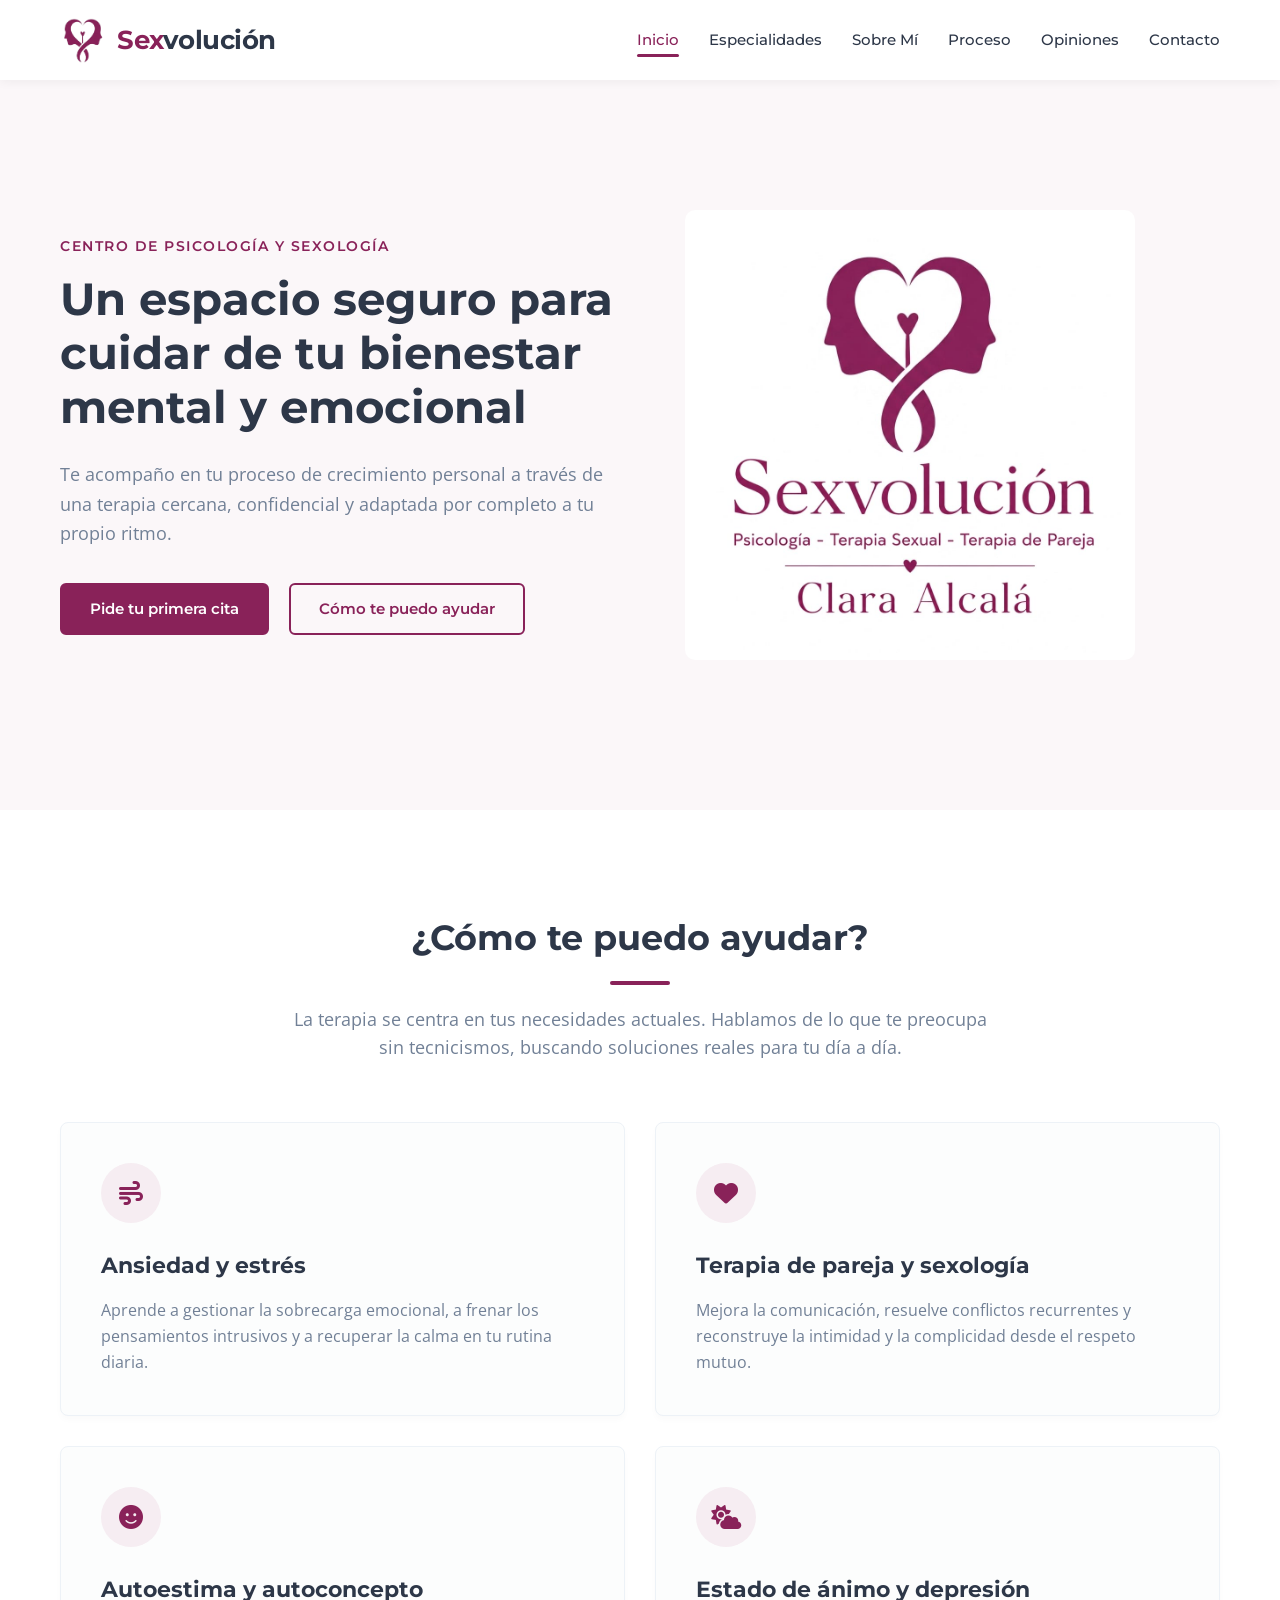
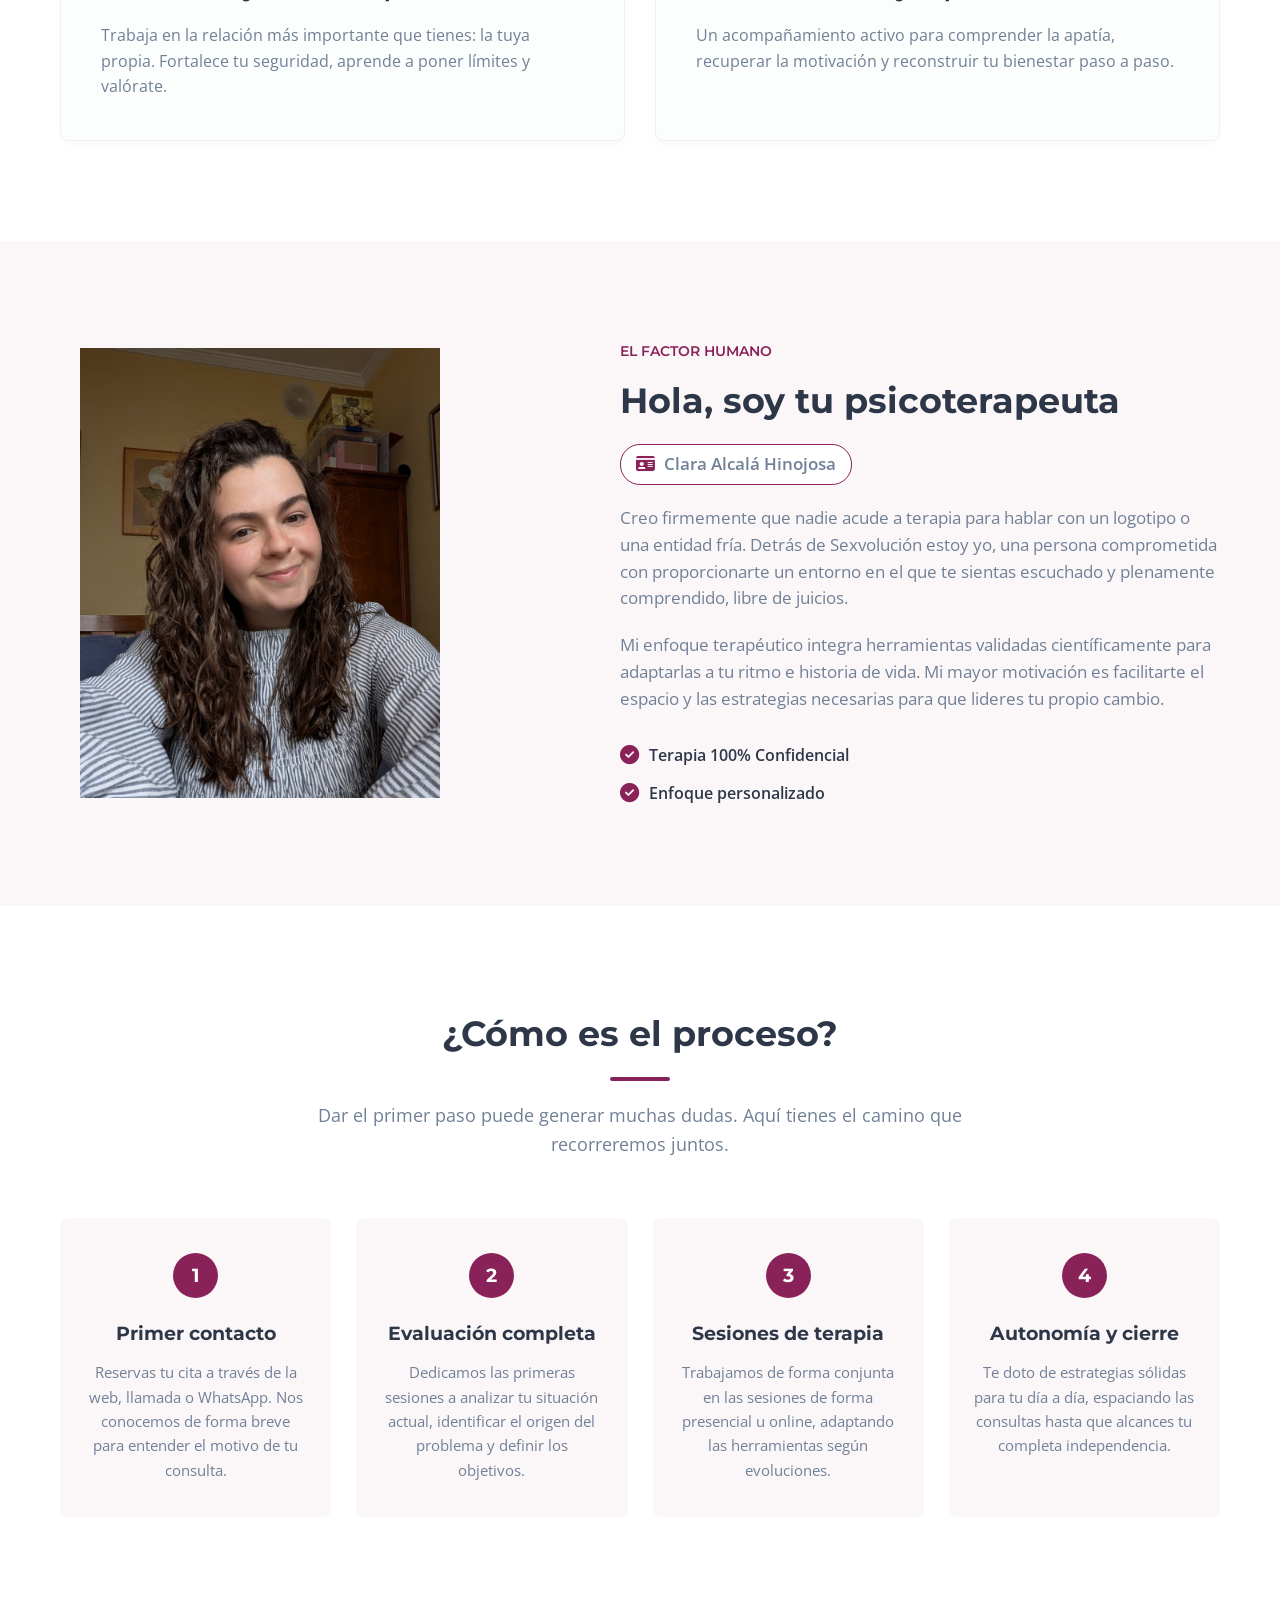
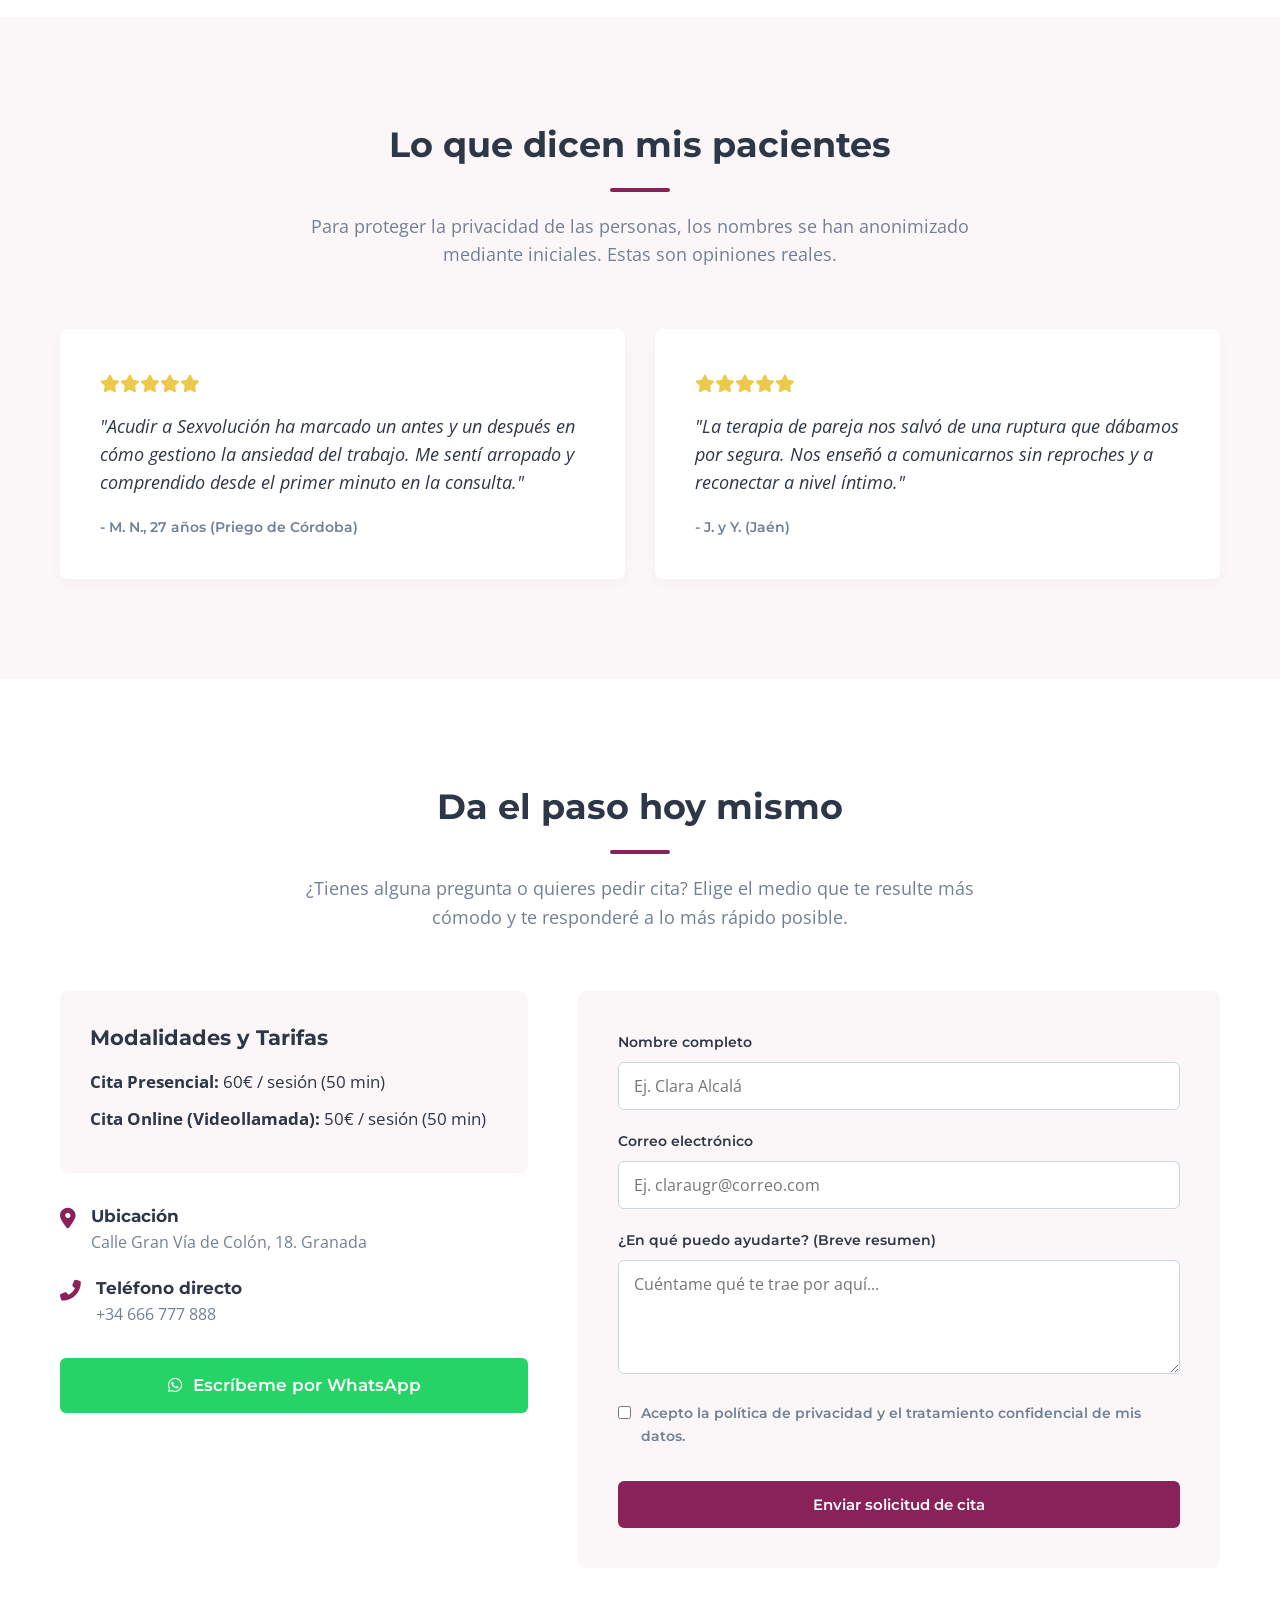
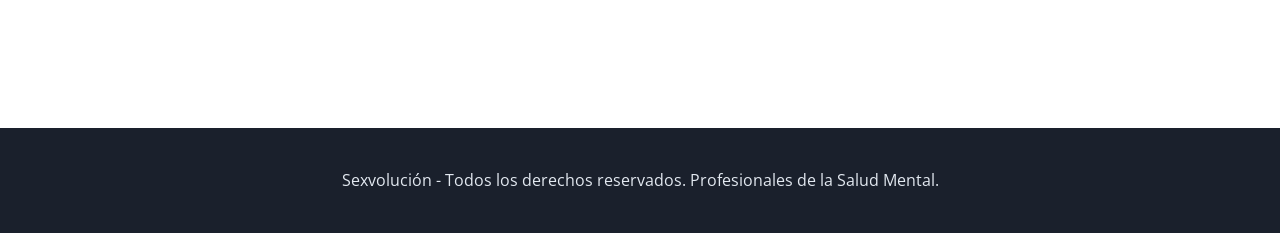
<file: Sexvolucion/index.html>
<!DOCTYPE html>
<html lang="es">
<head>
    <meta charset="UTF-8">
    <meta name="viewport" content="width=device-width, initial-scale=1.0">
    <title>Sexvolución | Psicologia, Terapia Sexual y Terapia de Pareja</title>
    <link rel="stylesheet" href="css/style.css">
    <link rel="stylesheet" href="https://cdnjs.cloudflare.com/ajax/libs/font-awesome/6.4.0/css/all.min.css">
    <link rel="preconnect" href="https://fonts.googleapis.com">
    <link rel="preconnect" href="https://fonts.gstatic.com" crossorigin>
    <link href="https://fonts.googleapis.com/css2?family=Montserrat:wght@400;500;600;700&family=Open+Sans:wght@400;600&display=swap" rel="stylesheet">
</head>
<body>

    <!-- menu principal navegacion -->

    <header class="barra-navegacion">
        <div class="bloque barra-contenedor">
            <div class="logo-contenedor">
                <img src="image/logo.png" alt="Logo Sexvolución" class="logo-img">
                <div class="logo-texto"><span class="logo-color">Sex</span>volución</div>
            </div>
            <nav class="menu-enlaces" id="menuNavegacion">
                <a href="#inicio" class="enlace-menu activo">Inicio</a>
                <a href="#servicios" class="enlace-menu">Especialidades</a>
                <a href="#sobre-mi" class="enlace-menu">Sobre Mí</a>
                <a href="#metodologia" class="enlace-menu">Proceso</a>
                <a href="#testimonios" class="enlace-menu">Opiniones</a>
                <a href="#contacto" class="enlace-menu">Contacto</a>
            </nav>
            <button class="boton-menu" id="abrirMenu" aria-label="Abrir menú">
                <i class="fas fa-bars"></i>
            </button>
        </div>
    </header>

    <!-- inicio -->
    <section id="inicio" class="seccion-inicio">
        <div class="bloque inicio-contenedor">
            <div class="inicio-texto">
                <span class="inicio-subtitulo">Centro de Psicología y Sexología</span>
                <h1 class="inicio-titulo">Un espacio seguro para cuidar de tu bienestar mental y emocional</h1>
                <p class="inicio-descripcion">Te acompaño en tu proceso de crecimiento personal a través de una terapia cercana, confidencial y adaptada por completo a tu propio ritmo.</p>
                <div class="inicio-botones">
                    <a href="#contacto" class="btn btn-principal">Pide tu primera cita</a>
                    <a href="#servicios" class="btn btn-secundario">Cómo te puedo ayudar</a>
                </div>
            </div>
            <div class="inicio-imagen-bloque">
                <div class="inicio-imagen-marco">
                    <img src="image/logoCompleto.jpeg" alt="" width="100%">
                </div>
            </div>
        </div>
    </section>

    <!-- servicios -->
    <section id="servicios" class="seccion-servicios">
        <div class="bloque">
            <div class="cabecera-seccion">
                <h2>¿Cómo te puedo ayudar?</h2>
                <div class="linea-separadora"></div>
                <p>La terapia se centra en tus necesidades actuales. Hablamos de lo que te preocupa sin tecnicismos, buscando soluciones reales para tu día a día.</p>
            </div>
            
            <div class="servicios-cuadrícula">
                <div class="tarjeta-servicio">
                    <div class="icono-servicio">
                        <i class="fas fa-wind"></i>
                    </div>
                    <h3>Ansiedad y estrés</h3>
                    <p>Aprende a gestionar la sobrecarga emocional, a frenar los pensamientos intrusivos y a recuperar la calma en tu rutina diaria.</p>
                </div>
                <div class="tarjeta-servicio">
                    <div class="icono-servicio">
                        <i class="fas fa-heart"></i>
                    </div>
                    <h3>Terapia de pareja y sexología</h3>
                    <p>Mejora la comunicación, resuelve conflictos recurrentes y reconstruye la intimidad y la complicidad desde el respeto mutuo.</p>
                </div>
                <div class="tarjeta-servicio">
                    <div class="icono-servicio">
                        <i class="fas fa-smile"></i>
                    </div>
                    <h3>Autoestima y autoconcepto</h3>
                    <p>Trabaja en la relación más importante que tienes: la tuya propia. Fortalece tu seguridad, aprende a poner límites y valórate.</p>
                </div>
                <div class="tarjeta-servicio">
                    <div class="icono-servicio">
                        <i class="fas fa-cloud-sun"></i>
                    </div>
                    <h3>Estado de ánimo y depresión</h3>
                    <p>Un acompañamiento activo para comprender la apatía, recuperar la motivación y reconstruir tu bienestar paso a paso.</p>
                </div>
            </div>
        </div>
    </section>

    <!-- sobre mi -->
    <section id="sobre-mi" class="seccion-sobre-mi">
        <div class="bloque sobre-mi-contenedor">
            <div class="sobre-mi-imagen-bloque">
                <div class="sobre-mi-imagen-marco">
                    <img src="image/Clara.jpeg" alt="" width="100%">
                </div>
            </div>
            <div class="sobre-mi-texto">
                <span class="sobre-mi-subtitulo">El factor humano</span>
                <h2>Hola, soy tu psicoterapeuta</h2>
                <p class="tarjeta-colegiado"><i class="fas fa-id-card"></i> Clara Alcalá Hinojosa</p>
                <p>Creo firmemente que nadie acude a terapia para hablar con un logotipo o una entidad fría. Detrás de Sexvolución estoy yo, una persona comprometida con proporcionarte un entorno en el que te sientas escuchado y plenamente comprendido, libre de juicios.</p>
                <p>Mi enfoque terapéutico integra herramientas validadas científicamente para adaptarlas a tu ritmo e historia de vida. Mi mayor motivación es facilitarte el espacio y las estrategias necesarias para que lideres tu propio cambio.</p>
                <div class="sobre-mi-puntos">
                    <div class="sobre-mi-punto-item">
                        <i class="fas fa-check-circle"></i> <span>Terapia 100% Confidencial</span>
                    </div>
                    <div class="sobre-mi-punto-item">
                        <i class="fas fa-check-circle"></i> <span>Enfoque personalizado</span>
                    </div>
                </div>
            </div>
        </div>
    </section>


    <!-- proceso -->
    <section id="metodologia" class="seccion-proceso">
        <div class="bloque">
            <div class="cabecera-seccion">
                <h2>¿Cómo es el proceso?</h2>
                <div class="linea-separadora"></div>
                <p>Dar el primer paso puede generar muchas dudas. Aquí tienes el camino que recorreremos juntos.</p>
            </div>

            <div class="proceso-pasos">
                <div class="tarjeta-paso">
                    <div class="numero-paso">1</div>
                    <h3>Primer contacto</h3>
                    <p>Reservas tu cita a través de la web, llamada o WhatsApp. Nos conocemos de forma breve para entender el motivo de tu consulta.</p>
                </div>
                <div class="tarjeta-paso">
                    <div class="numero-paso">2</div>
                    <h3>Evaluación completa</h3>
                    <p>Dedicamos las primeras sesiones a analizar tu situación actual, identificar el origen del problema y definir los objetivos.</p>
                </div>
                <div class="tarjeta-paso">
                    <div class="numero-paso">3</div>
                    <h3>Sesiones de terapia</h3>
                    <p>Trabajamos de forma conjunta en las sesiones de forma presencial u online, adaptando las herramientas según evoluciones.</p>
                </div>
                <div class="tarjeta-paso">
                    <div class="numero-paso">4</div>
                    <h3>Autonomía y cierre</h3>
                    <p>Te doto de estrategias sólidas para tu día a día, espaciando las consultas hasta que alcances tu completa independencia.</p>
                </div>
            </div>
        </div>
    </section>


    <!-- opiniones -->
    <section id="testimonios" class="seccion-testimonios">
        <div class="bloque">
            <div class="cabecera-seccion">
                <h2>Lo que dicen mis pacientes</h2>
                <div class="linea-separadora"></div>
                <p>Para proteger la privacidad de las personas, los nombres se han anonimizado mediante iniciales. Estas son opiniones reales.</p>
            </div>

            <div class="testimonios-bloque">
                <div class="tarjeta-testimonio">
                    <div class="estrellas">
                        <i class="fas fa-star"></i><i class="fas fa-star"></i><i class="fas fa-star"></i><i class="fas fa-star"></i><i class="fas fa-star"></i>
                    </div>
                    <p class="texto-testimonio">"Acudir a Sexvolución ha marcado un antes y un después en cómo gestiono la ansiedad del trabajo. Me sentí arropado y comprendido desde el primer minuto en la consulta."</p>
                    <span class="autor-testimonio">- M. N., 27 años (Priego de Córdoba)</span>
                </div>

                <div class="tarjeta-testimonio">
                    <div class="estrellas">
                        <i class="fas fa-star"></i><i class="fas fa-star"></i><i class="fas fa-star"></i><i class="fas fa-star"></i><i class="fas fa-star"></i>
                    </div>
                    <p class="texto-testimonio">"La terapia de pareja nos salvó de una ruptura que dábamos por segura. Nos enseñó a comunicarnos sin reproches y a reconectar a nivel íntimo."</p>
                    <span class="autor-testimonio">- J. y Y. (Jaén)</span>
                </div>
            </div>
        </div>
    </section>


    <!-- contacto -->
    <section id="contacto" class="seccion-contacto">
        <div class="bloque">
            <div class="cabecera-seccion">
                <h2>Da el paso hoy mismo</h2>
                <div class="linea-separadora"></div>
                <p>¿Tienes alguna pregunta o quieres pedir cita? Elige el medio que te resulte más cómodo y te responderé a lo más rápido posible.</p>
            </div>

            <div class="contacto-cuadrícula">
                <div class="contacto-info">
                    <div class="bloque-tarifas">

                        <!-- dineros -->
                        <h3>Modalidades y Tarifas</h3>
                        <p class="texto-precio"><strong>Cita Presencial:</strong> 60€ / sesión (50 min)</p>
                        <p class="texto-precio"><strong>Cita Online (Videollamada):</strong> 50€ / sesión (50 min)</p>
                    </div>

                    <div class="contacto-canales">
                        <div class="canal-item">
                            <i class="fas fa-map-marker-alt"></i>
                            <div>

                                <!-- la ubi y telefono -->
                                <h4>Ubicación</h4>
                                <p>Calle Gran Vía de Colón, 18. Granada</p>
                            </div>
                        </div>
                        <div class="canal-item">
                            <i class="fas fa-phone-alt"></i>
                            <div>
                                <h4>Teléfono directo</h4>
                                <p>+34 666 777 888</p>
                            </div>
                        </div>
                    </div>

                    <!-- el wasap -->
                    <a href="" class="btn-whatsapp-enlace" target="_blank">
                        <i class="fab fa-whatsapp"></i> Escríbeme por WhatsApp
                    </a>
                </div>


                    <!-- formulario -->
                <div class="formulario-contenedor">
                    <form id="formularioContacto" class="formulario-datos">
                        <div class="grupo-formulario">
                            <label for="nombre">Nombre completo</label>
                            <input type="text" id="nombre" required placeholder="Ej. Clara Alcalá">
                        </div>
                        <div class="grupo-formulario">
                            <label for="correo">Correo electrónico</label>
                            <input type="email" id="correo" required placeholder="Ej. claraugr@correo.com">
                        </div>
                        <div class="grupo-formulario">
                            <label for="mensaje">¿En qué puedo ayudarte? (Breve resumen)</label>
                            <textarea id="mensaje" rows="4" required placeholder="Cuéntame qué te trae por aquí..."></textarea>
                        </div>
                        <div class="privacidad-formulario">
                            <input type="checkbox" id="privacidad" required>
                            <label for="privacidad">Acepto la política de privacidad y el tratamiento confidencial de mis datos.</label>
                        </div>
                        <button type="submit" class="btn btn-principal btn-total">Enviar solicitud de cita</button>
                    </form>
                </div>
            </div>

        </div>
    </section>


    <!-- footer -->
    <footer class="pie-pagina">
        <div class="bloque pie-contenido">
            <p>Sexvolución - Todos los derechos reservados. Profesionales de la Salud Mental.</p>
        </div>
    </footer>

    <script src="js/javascript.js"></script>
</body>
</html>
</file>
<file: Sexvolucion/css/style.css>
* {
    box-sizing: border-box;
    margin: 0;
    padding: 0;
}

:root {
    /* colores */
    --color-primary: #892259;
    --color-primary-dark: #661640;
    --color-primary-light: #f6edf2;
    --color-text-dark: #2d3748;
    --color-text-light: #718096;
    --color-bg-light: #fcfdfd;
    --color-bg-alt: #fbf7f9;
    --color-white: #ffffff;
    --font-headers: 'Montserrat', sans-serif;
    --font-body: 'Open Sans', sans-serif;
    --transition-smooth: all 0.3s ease;
}

html {
    scroll-behavior: smooth;
    font-size: 16px;
}

body {
    font-family: var(--font-body);
    color: var(--color-text-dark);
    background-color: var(--color-bg-light);
    line-height: 1.6;
}

.bloque {
    width: 100%;
    max-width: 1200px;
    margin: 0 auto;
    padding: 0 20px;
}

/* botones */
.btn {
    display: inline-block;
    padding: 12px 28px;
    font-family: var(--font-headers);
    font-weight: 600;
    font-size: 0.95rem;
    border-radius: 6px;
    text-decoration: none;
    cursor: pointer;
    transition: var(--transition-smooth);
    text-align: center;
}

.btn-principal {
    background-color: var(--color-primary);
    color: var(--color-white);
    border: 2px solid var(--color-primary);
}

.btn-principal:hover {
    background-color: var(--color-primary-dark);
    border-color: var(--color-primary-dark);
}

.btn-secundario {
    background-color: transparent;
    color: var(--color-primary);
    border: 2px solid var(--color-primary);
}

.btn-secundario:hover {
    background-color: var(--color-primary-light);
}

.btn-total {
    display: block;
    width: 100%;
}


/* menu principal */
.barra-navegacion {
    position: fixed;
    top: 0;
    left: 0;
    width: 100%;
    background-color: rgba(255, 255, 255, 0.95);
    box-shadow: 0 2px 10px rgba(0,0,0,0.05);
    z-index: 1000;
    transition: var(--transition-smooth);
}

.barra-contenedor {
    display: flex;
    justify-content: space-between;
    align-items: center;
    height: 80px;
}

.logo-contenedor {
    display: flex;
    align-items: center;
    gap: 12px; /* Espacio entre la imagen y el texto */
}

.logo-img {
    height: 45px; /* Altura ideal para que no descuadre la barra de 80px */
    width: auto;  /* Mantiene la proporción de tu PNG */
    object-fit: contain;
}

.logo-texto {
    font-family: var(--font-headers);
    font-weight: 700;
    font-size: 1.6rem;
    color: var(--color-text-dark);
    letter-spacing: -0.5px;
}

.logo-color {
    color: var(--color-primary);
}

.menu-enlaces {
    display: flex;
    gap: 30px;
}

.enlace-menu {
    font-family: var(--font-headers);
    font-weight: 500;
    font-size: 0.95rem;
    color: var(--color-text-dark);
    text-decoration: none;
    transition: var(--transition-smooth);
    position: relative;
    padding: 5px 0;
}

.enlace-menu:hover, .enlace-menu.activo {
    color: var(--color-primary);
}

.enlace-menu.activo::after {
    content: '';
    position: absolute;
    bottom: 0;
    left: 0;
    width: 100%;
    height: 3px;
    background-color: var(--color-primary);
    border-radius: 2px;
}

.boton-menu {
    display: none;
    background: none;
    border: none;
    font-size: 1.5rem;
    color: var(--color-text-dark);
    cursor: pointer;
}

/* secciones */
section {
    padding: 100px 0;
}

.cabecera-seccion {
    text-align: center;
    max-width: 700px;
    margin: 0 auto 60px auto;
}

.cabecera-seccion h2 {
    font-family: var(--font-headers);
    font-size: 2.2rem;
    color: var(--color-text-dark);
    margin-bottom: 15px;
}

.linea-separadora {
    width: 60px;
    height: 4px;
    background-color: var(--color-primary);
    margin: 0 auto 20px auto;
    border-radius: 2px;
}

.cabecera-seccion p {
    color: var(--color-text-light);
    font-size: 1.1rem;
}

/* inicio */
.seccion-inicio {
    padding-top: 160px;
    background-color: var(--color-bg-alt);
    min-height: 90vh;
    display: flex;
    align-items: center;
}

.inicio-contenedor {
    display: flex;
    align-items: center;
    gap: 50px;
}

.inicio-texto {
    flex: 1;
}

.inicio-subtitulo {
    display: block;
    font-family: var(--font-headers);
    color: var(--color-primary);
    font-weight: 600;
    text-transform: uppercase;
    letter-spacing: 1.5px;
    margin-bottom: 15px;
    font-size: 0.9rem;
}

.inicio-titulo {
    font-family: var(--font-headers);
    font-size: 2.8rem;
    line-height: 1.2;
    margin-bottom: 25px;
}

.inicio-descripcion {
    font-size: 1.15rem;
    color: var(--color-text-light);
    margin-bottom: 35px;
}

.inicio-botones {
    display: flex;
    gap: 20px;
}

.inicio-imagen-bloque {
    flex: 1;
}

.inicio-imagen-marco {
    width: 490px;
    height: 450px;
    border-radius: 12px;
    display: flex;
    flex-direction: column;
    justify-content: center;
    align-items: center;
    color: var(--color-text-light);
    padding: 20px;
    text-align: center;
}

.inicio-imagen-marco img {
    border-radius: 10px;
    object-fit: cover;
}

/* especialidades */
.seccion-servicios {
    background-color: var(--color-white);
}

.servicios-cuadrícula {
    display: flex;
    flex-wrap: wrap;
    gap: 30px;
}

.tarjeta-servicio {
    flex: 1 1 calc(50% - 30px);
    background-color: var(--color-bg-light);
    padding: 40px;
    border-radius: 8px;
    border: 1px solid #edf2f7;
    box-shadow: 0 4px 6px rgba(0,0,0,0.02);
    transition: var(--transition-smooth);
}

.tarjeta-servicio:hover {
    transform: translateY(-5px);
    box-shadow: 0 10px 20px rgba(137, 34, 89, 0.08);
    border-color: var(--color-primary-light);
}

.icono-servicio {
    width: 60px;
    height: 60px;
    background-color: var(--color-primary-light);
    border-radius: 50%;
    display: flex;
    justify-content: center;
    align-items: center;
    margin-bottom: 25px;
}

.icono-servicio i {
    font-size: 1.5rem;
    color: var(--color-primary);
}

.tarjeta-servicio h3 {
    font-family: var(--font-headers);
    font-size: 1.4rem;
    margin-bottom: 15px;
}

.tarjeta-servicio p {
    color: var(--color-text-light);
}

/* sobre mi */
.seccion-sobre-mi {
    background-color: var(--color-bg-alt);
}

.sobre-mi-contenedor {
    display: flex;
    align-items: center;
    gap: 60px;
}

.sobre-mi-imagen-bloque {
    flex: 1;
}

.sobre-mi-imagen-marco {
    width: 400px;
    height: 400px;
    border-radius: 12px;
    display: flex;
    flex-direction: column;
    justify-content: center;
    align-items: center;
    color: var(--color-text-light);
    padding: 20px;
}

.sobre-mi-imagen-marco i {
    font-size: 4rem;
    color: var(--color-primary);
    margin-bottom: 15px;
}

.sobre-mi-texto {
    flex: 1.2;
}

.sobre-mi-subtitulo {
    display: block;
    font-family: var(--font-headers);
    color: var(--color-primary);
    font-weight: 600;
    margin-bottom: 10px;
    text-transform: uppercase;
    font-size: 0.85rem;
}

.sobre-mi-texto h2 {
    font-family: var(--font-headers);
    font-size: 2.2rem;
    margin-bottom: 15px;
}

.tarjeta-colegiado {
    display: inline-block;
    background-color: var(--color-white);
    color: var(--color-text-dark);
    padding: 6px 15px;
    border-radius: 20px;
    font-weight: 600;
    font-size: 0.9rem;
    border: 1px solid var(--color-primary);
    margin-bottom: 25px;
}

.tarjeta-colegiado i {
    color: var(--color-primary);
    margin-right: 5px;
}

.sobre-mi-texto p {
    color: var(--color-text-light);
    margin-bottom: 20px;
    font-size: 1.05rem;
}

.sobre-mi-puntos {
    margin-top: 30px;
    display: flex;
    flex-direction: column;
    gap: 12px;
}

.sobre-mi-punto-item {
    display: flex;
    align-items: center;
    gap: 10px;
    font-weight: 600;
}

.sobre-mi-punto-item i {
    color: var(--color-primary);
    font-size: 1.2rem;
}

/* proceso */
.seccion-proceso {
    background-color: var(--color-white);
}

.proceso-pasos {
    display: flex;
    gap: 25px;
}

.tarjeta-paso {
    flex: 1;
    background-color: var(--color-bg-alt);
    padding: 35px 25px;
    border-radius: 8px;
    text-align: center;
    position: relative;
}

.numero-paso {
    width: 45px;
    height: 45px;
    background-color: var(--color-primary);
    color: var(--color-white);
    font-family: var(--font-headers);
    font-weight: 700;
    font-size: 1.2rem;
    border-radius: 50%;
    display: flex;
    justify-content: center;
    align-items: center;
    margin: 0 auto 20px auto;
}

.tarjeta-paso h3 {
    font-family: var(--font-headers);
    font-size: 1.2rem;
    margin-bottom: 12px;
}

.tarjeta-paso p {
    color: var(--color-text-light);
    font-size: 0.95rem;
}

/* testimonios */
.seccion-testimonios {
    background-color: var(--color-bg-alt);
}

.testimonios-bloque {
    display: flex;
    gap: 30px;
}

.tarjeta-testimonio {
    flex: 1;
    background-color: var(--color-white);
    padding: 40px;
    border-radius: 8px;
    box-shadow: 0 4px 15px rgba(0,0,0,0.03);
}

.estrellas {
    color: #ecc94b;
    margin-bottom: 15px;
    font-size: 1.1rem;
}

.texto-testimonio {
    font-style: italic;
    font-size: 1.1rem;
    color: var(--color-text-dark);
    margin-bottom: 20px;
}

.autor-testimonio {
    display: block;
    font-family: var(--font-headers);
    font-weight: 600;
    color: var(--color-text-light);
    font-size: 0.9rem;
}

/* contacto y formulario */
.seccion-contacto {
    background-color: var(--color-white);
}

.contacto-cuadrícula {
    display: flex;
    gap: 50px;
    margin-bottom: 60px;
}

.contacto-info {
    flex: 1;
}

.bloque-tarifas {
    background-color: var(--color-bg-alt);
    padding: 30px;
    border-radius: 8px;
    margin-bottom: 30px;
}

.bloque-tarifas h3 {
    font-family: var(--font-headers);
    margin-bottom: 15px;
    font-size: 1.3rem;
}

.texto-precio {
    margin-bottom: 10px;
    font-size: 1.05rem;
}

.contacto-canales {
    display: flex;
    flex-direction: column;
    gap: 20px;
    margin-bottom: 30px;
}

.canal-item {
    display: flex;
    align-items: flex-start;
    gap: 15px;
}

.canal-item i {
    font-size: 1.3rem;
    color: var(--color-primary);
    margin-top: 5px;
}

.canal-item h4 {
    font-family: var(--font-headers);
    font-size: 1.05rem;
}

.canal-item p {
    color: var(--color-text-light);
}

.btn-whatsapp-enlace {
    display: flex;
    align-items: center;
    justify-content: center;
    gap: 10px;
    background-color: #25d366;
    color: var(--color-white);
    padding: 14px;
    border-radius: 6px;
    text-decoration: none;
    font-family: var(--font-headers);
    font-weight: 600;
    font-size: 1.05rem;
    transition: var(--transition-smooth);
}

.btn-whatsapp-enlace:hover {
    background-color: #128c7e;
}

.formulario-contenedor {
    flex: 1.2;
    background-color: var(--color-bg-alt);
    padding: 40px;
    border-radius: 8px;
}

.formulario-datos .grupo-formulario {
    margin-bottom: 20px;
}

.formulario-datos label {
    display: block;
    font-family: var(--font-headers);
    font-weight: 600;
    font-size: 0.9rem;
    margin-bottom: 8px;
}

.formulario-datos input[type="text"],
.formulario-datos input[type="email"],
.formulario-datos textarea {
    width: 100%;
    padding: 12px 15px;
    border: 1px solid #cbd5e1;
    border-radius: 6px;
    font-family: var(--font-body);
    font-size: 1rem;
    transition: var(--transition-smooth);
}

.formulario-datos input:focus,
.formulario-datos textarea:focus {
    outline: none;
    border-color: var(--color-primary);
    box-shadow: 0 0 0 3px rgba(137, 34, 89, 0.15);
}

.privacidad-formulario {
    display: flex;
    align-items: flex-start;
    gap: 10px;
    margin-bottom: 25px;
    font-size: 0.9rem;
    color: var(--color-text-light);
}

.privacidad-formulario input {
    margin-top: 4px;
}

/* FOOTER */
.pie-pagina {
    background-color: #1a202c;
    color: #e2e8f0;
    padding: 40px 0;
    text-align: center;
}

/* funcionamiento movil y tablet */
@media (max-width: 992px) {
    .inicio-contenedor, .sobre-mi-contenedor, .contacto-cuadrícula {
        flex-direction: column;
        gap: 40px;
    }
    
    .inicio-imagen-bloque, .sobre-mi-imagen-bloque {
        width: 100%;
    }
    
    .inicio-imagen-marco, .sobre-mi-imagen-marco {
        height: 350px;
    }
    
    .inicio-imagen-marco {
        width: 100%;
    }

    .proceso-pasos, .testimonios-bloque {
        flex-direction: column;
        gap: 20px;
    }
}

@media (max-width: 768px) {
    html {
        font-size: 15px;
    }

    .boton-menu {
        display: block;
    }

    .menu-enlaces {
        position: absolute;
        top: 80px;
        left: 0;
        width: 100%;
        background-color: var(--color-white);
        flex-direction: column;
        gap: 0;
        box-shadow: 0 4px 10px rgba(0,0,0,0.05);
        max-height: 0;
        overflow: hidden;
        transition: max-height 0.3s ease-out;
    }

    .menu-enlaces.abierto {
        max-height: 400px;
    }

    .enlace-menu {
        padding: 15px 20px;
        border-bottom: 1px solid #edf2f7;
        display: block;
    }

    .enlace-menu.activo::after {
        display: none;
    }

    .inicio-titulo {
        font-size: 2.2rem;
    }

    .inicio-botones {
        flex-direction: column;
        gap: 12px;
    }

    .tarjeta-servicio {
        flex: 1 1 100%;
    }
}
</file>
